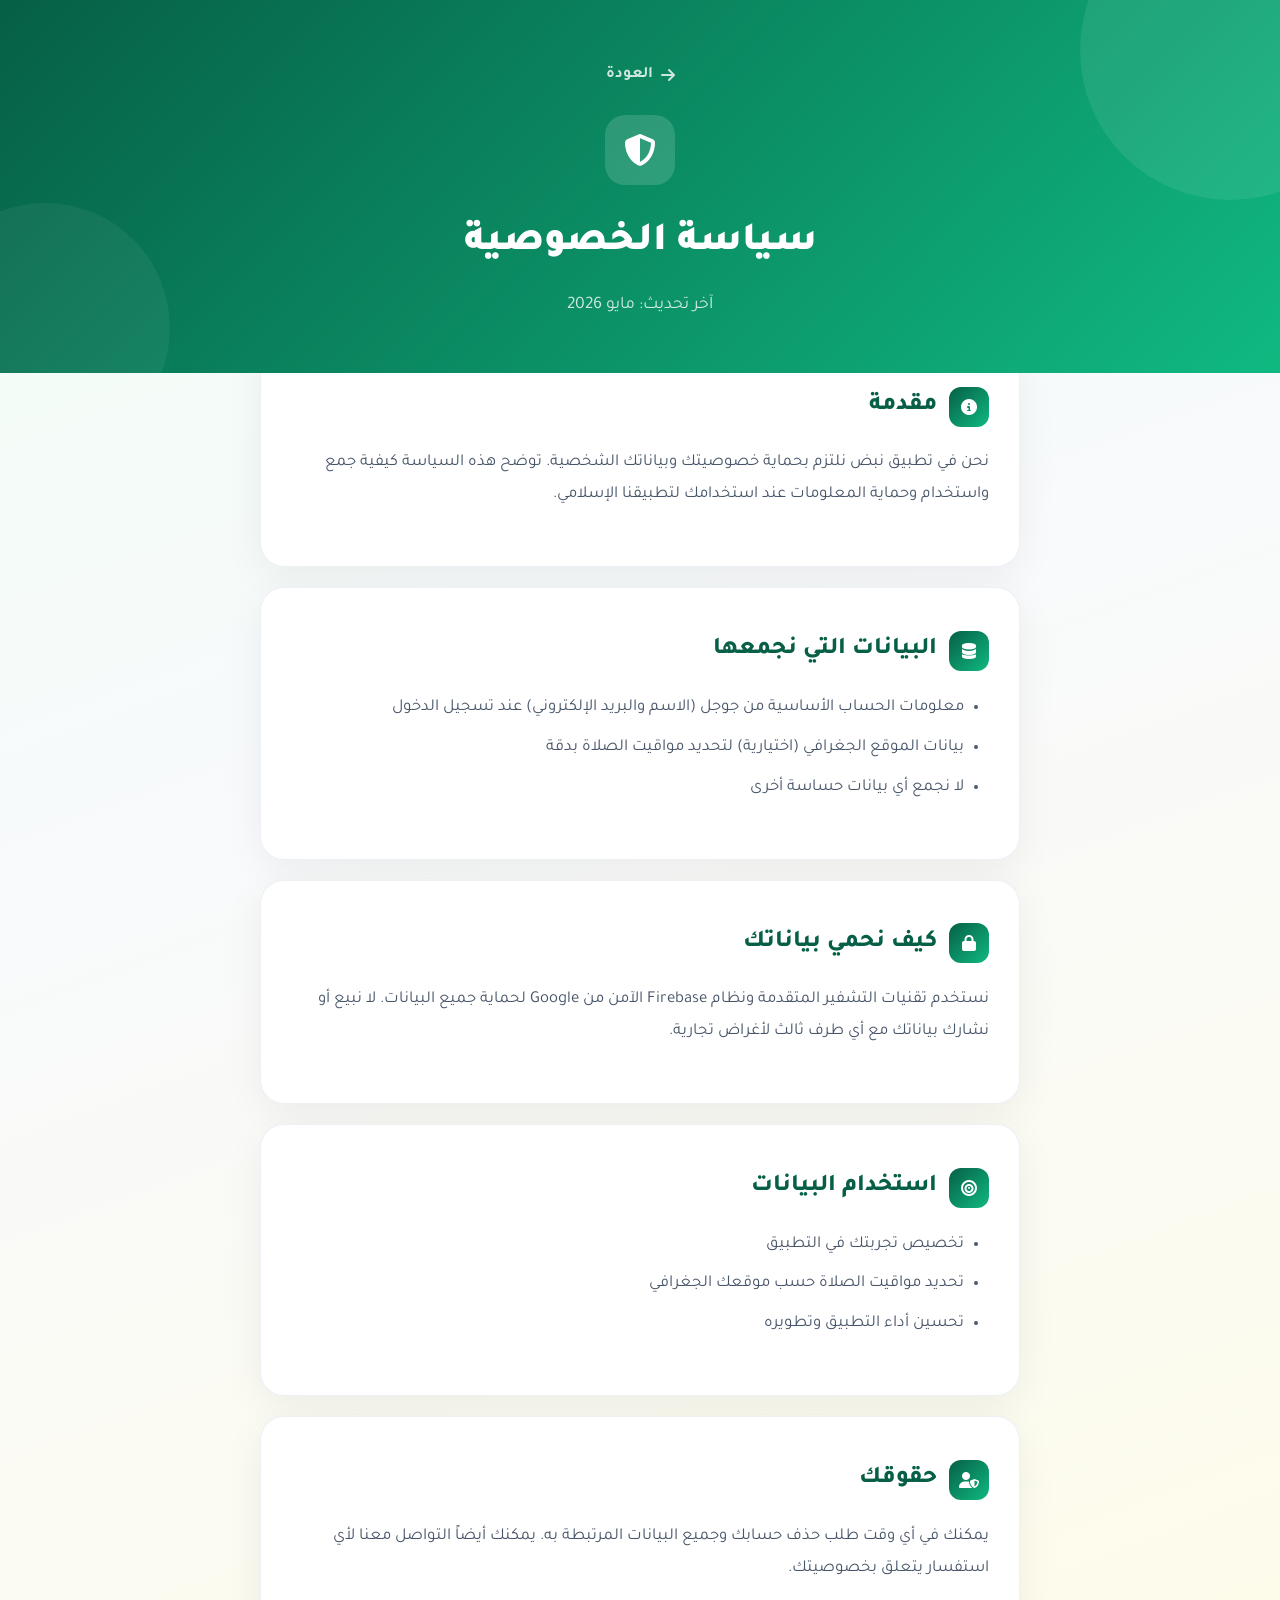
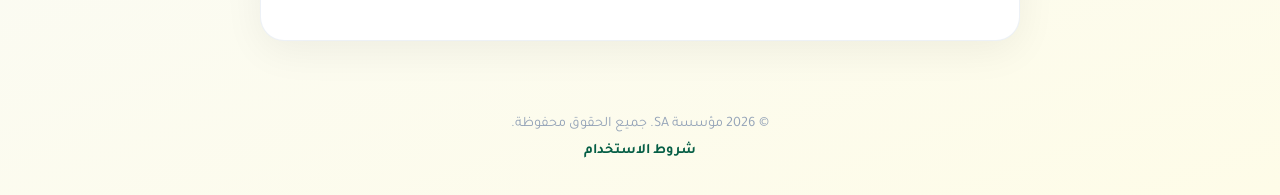
<file: privacy.html>
<!DOCTYPE html>
<html lang="ar" dir="rtl">
<head>
<meta charset="UTF-8">
<meta name="viewport" content="width=device-width, initial-scale=1.0, maximum-scale=1.0, user-scalable=no">
<title>سياسة الخصوصية | نبض - تطبيق المسلم الشامل</title>
<meta name="description" content="سياسة الخصوصية لتطبيق نبض الإسلامي. نحمي بياناتك ونحترم خصوصيتك بالكامل.">
<meta name="theme-color" content="#065f46">
<link rel="icon" type="image/jpeg" href="https://i.postimg.cc/x1BkxF6r/f930dee177700783a3a6aaff72711874.jpg">
<link href="https://fonts.googleapis.com/css2?family=Tajawal:wght@300;400;500;700;800;900&display=swap" rel="stylesheet">
<link rel="stylesheet" href="https://cdnjs.cloudflare.com/ajax/libs/font-awesome/6.4.0/css/all.min.css">
<style>
* { margin: 0; padding: 0; box-sizing: border-box; font-family: 'Tajawal', sans-serif; }
body {
background: linear-gradient(160deg, #f0fdf4 0%, #f8fafc 40%, #fefce8 100%);
color: #1e293b; line-height: 1.9; min-height: 100vh;
}
.hero {
background: linear-gradient(135deg, #065f46, #10b981);
padding: 60px 20px 50px; text-align: center; position: relative; overflow: hidden;
}
.hero::before {
content: ''; position: absolute; top: -100px; right: -100px;
width: 300px; height: 300px; background: rgba(255,255,255,0.08);
border-radius: 50%;
}
.hero::after {
content: ''; position: absolute; bottom: -80px; left: -80px;
width: 250px; height: 250px; background: rgba(255,255,255,0.05);
border-radius: 50%;
}
.back-link {
display: inline-flex; align-items: center; gap: 8px;
color: rgba(255,255,255,0.8); text-decoration: none; font-weight: 600;
font-size: 1rem; margin-bottom: 25px; transition: 0.3s;
position: relative; z-index: 1;
}
.back-link:hover { color: white; }
.hero-icon {
width: 70px; height: 70px; background: rgba(255,255,255,0.15);
border-radius: 20px; display: flex; align-items: center; justify-content: center;
margin: 0 auto 20px; font-size: 2rem; color: white;
backdrop-filter: blur(10px); -webkit-backdrop-filter: blur(10px);
}
.hero h1 { font-size: 2.5rem; font-weight: 900; color: white; margin-bottom: 8px; position: relative; z-index: 1; }
.hero p { color: rgba(255,255,255,0.8); font-size: 1.1rem; position: relative; z-index: 1; }
.content {
max-width: 800px; margin: -30px auto 40px; padding: 0 20px;
}
.card {
background: white; border-radius: 24px; padding: 40px 30px;
box-shadow: 0 10px 40px rgba(0,0,0,0.06); margin-bottom: 20px;
border: 1px solid rgba(226,232,240,0.6);
animation: fadeUp 0.6s ease-out;
}
@keyframes fadeUp { from { opacity: 0; transform: translateY(20px); } to { opacity: 1; transform: translateY(0); } }
.card h2 {
font-size: 1.5rem; font-weight: 800; color: #065f46; margin-bottom: 18px;
display: flex; align-items: center; gap: 12px;
}
.card h2 i {
width: 40px; height: 40px; background: linear-gradient(135deg, #065f46, #10b981);
border-radius: 12px; display: flex; align-items: center; justify-content: center;
color: white; font-size: 1rem;
}
.card p { margin-bottom: 15px; color: #475569; font-size: 1.05rem; }
.card ul { padding-right: 25px; margin-bottom: 15px; }
.card li { margin-bottom: 8px; color: #475569; font-size: 1.05rem; }
.footer-bar {
text-align: center; padding: 30px; color: #94a3b8; font-size: 0.9rem;
}
.footer-bar a { color: #065f46; text-decoration: none; font-weight: 700; }
@media (max-width: 768px) {
.hero { padding: 45px 20px 40px; }
.hero h1 { font-size: 1.8rem; }
.card { padding: 28px 20px; border-radius: 20px; }
.card h2 { font-size: 1.25rem; }
}
</style>
</head>
<body>
<div class="hero">
<a href="login.html" class="back-link"><i class="fas fa-arrow-right"></i> العودة</a>
<div class="hero-icon"><i class="fas fa-shield-halved"></i></div>
<h1>سياسة الخصوصية</h1>
<p>آخر تحديث: مايو 2026</p>
</div>
<div class="content">
<div class="card">
<h2><i class="fas fa-info-circle"></i> مقدمة</h2>
<p>نحن في تطبيق نبض نلتزم بحماية خصوصيتك وبياناتك الشخصية. توضح هذه السياسة كيفية جمع واستخدام وحماية المعلومات عند استخدامك لتطبيقنا الإسلامي.</p>
</div>
<div class="card">
<h2><i class="fas fa-database"></i> البيانات التي نجمعها</h2>
<ul>
<li>معلومات الحساب الأساسية من جوجل (الاسم والبريد الإلكتروني) عند تسجيل الدخول</li>
<li>بيانات الموقع الجغرافي (اختيارية) لتحديد مواقيت الصلاة بدقة</li>
<li>لا نجمع أي بيانات حساسة أخرى</li>
</ul>
</div>
<div class="card">
<h2><i class="fas fa-lock"></i> كيف نحمي بياناتك</h2>
<p>نستخدم تقنيات التشفير المتقدمة ونظام Firebase الآمن من Google لحماية جميع البيانات. لا نبيع أو نشارك بياناتك مع أي طرف ثالث لأغراض تجارية.</p>
</div>
<div class="card">
<h2><i class="fas fa-bullseye"></i> استخدام البيانات</h2>
<ul>
<li>تخصيص تجربتك في التطبيق</li>
<li>تحديد مواقيت الصلاة حسب موقعك الجغرافي</li>
<li>تحسين أداء التطبيق وتطويره</li>
</ul>
</div>
<div class="card">
<h2><i class="fas fa-user-shield"></i> حقوقك</h2>
<p>يمكنك في أي وقت طلب حذف حسابك وجميع البيانات المرتبطة به. يمكنك أيضاً التواصل معنا لأي استفسار يتعلق بخصوصيتك.</p>
</div>
</div>
<div class="footer-bar">
<p>© 2026 مؤسسة SA. جميع الحقوق محفوظة.</p>
<p><a href="terms.html">شروط الاستخدام</a></p>
</div>
</body>
</html>
</file>
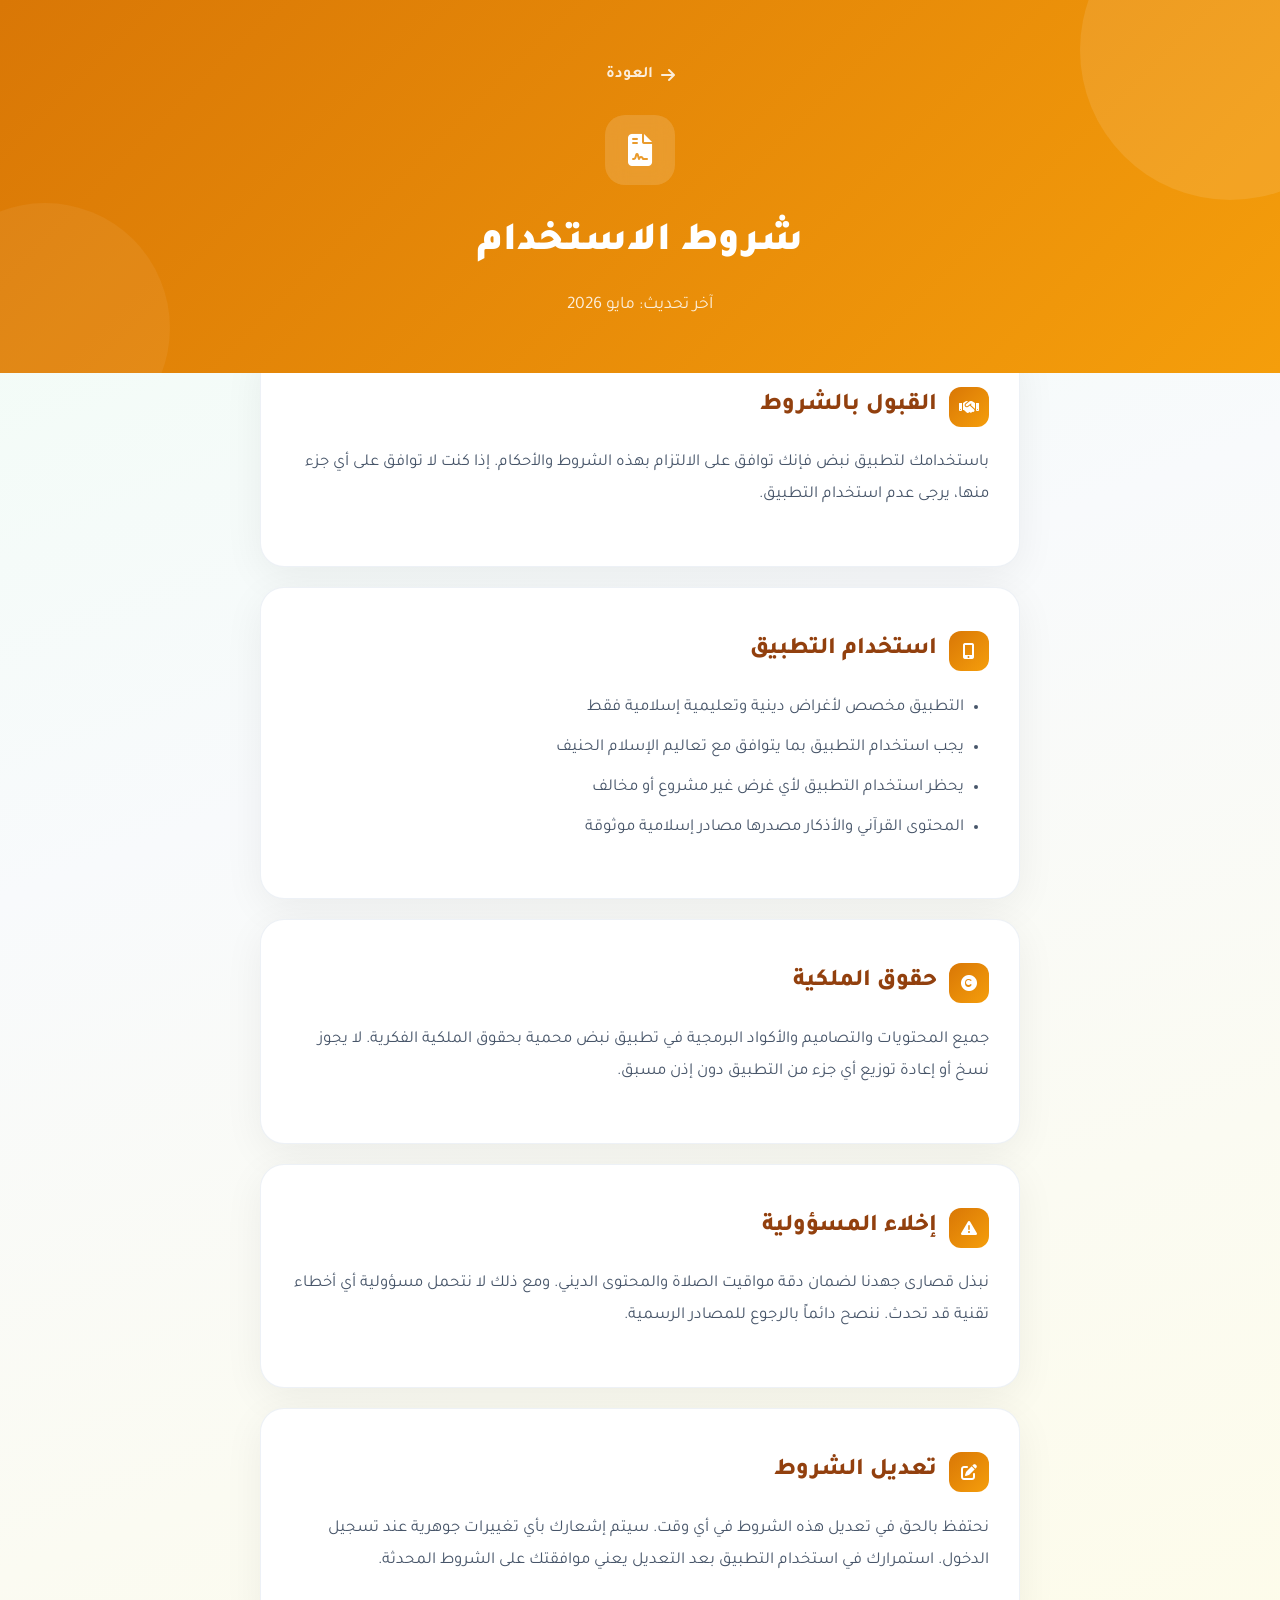
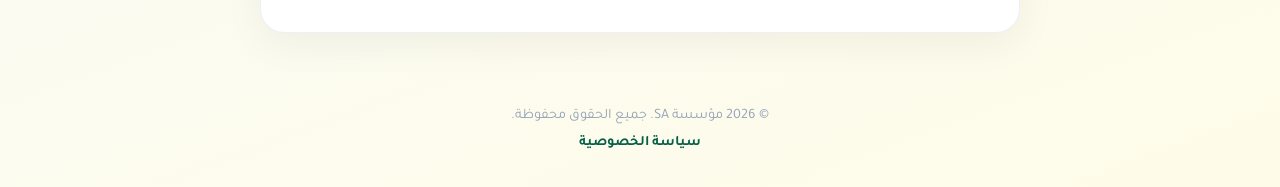
<file: terms.html>
<!DOCTYPE html>
<html lang="ar" dir="rtl">
<head>
<meta charset="UTF-8">
<meta name="viewport" content="width=device-width, initial-scale=1.0, maximum-scale=1.0, user-scalable=no">
<title>شروط الاستخدام | نبض - تطبيق المسلم الشامل</title>
<meta name="description" content="شروط استخدام تطبيق نبض الإسلامي. اقرأ القواعد والأحكام قبل استخدام التطبيق.">
<meta name="theme-color" content="#065f46">
<link rel="icon" type="image/jpeg" href="https://i.postimg.cc/x1BkxF6r/f930dee177700783a3a6aaff72711874.jpg">
<link href="https://fonts.googleapis.com/css2?family=Tajawal:wght@300;400;500;700;800;900&display=swap" rel="stylesheet">
<link rel="stylesheet" href="https://cdnjs.cloudflare.com/ajax/libs/font-awesome/6.4.0/css/all.min.css">
<style>
* { margin: 0; padding: 0; box-sizing: border-box; font-family: 'Tajawal', sans-serif; }
body {
background: linear-gradient(160deg, #f0fdf4 0%, #f8fafc 40%, #fefce8 100%);
color: #1e293b; line-height: 1.9; min-height: 100vh;
}
.hero {
background: linear-gradient(135deg, #d97706, #f59e0b);
padding: 60px 20px 50px; text-align: center; position: relative; overflow: hidden;
}
.hero::before {
content: ''; position: absolute; top: -100px; right: -100px;
width: 300px; height: 300px; background: rgba(255,255,255,0.1);
border-radius: 50%;
}
.hero::after {
content: ''; position: absolute; bottom: -80px; left: -80px;
width: 250px; height: 250px; background: rgba(255,255,255,0.06);
border-radius: 50%;
}
.back-link {
display: inline-flex; align-items: center; gap: 8px;
color: rgba(255,255,255,0.85); text-decoration: none; font-weight: 600;
font-size: 1rem; margin-bottom: 25px; transition: 0.3s;
position: relative; z-index: 1;
}
.back-link:hover { color: white; }
.hero-icon {
width: 70px; height: 70px; background: rgba(255,255,255,0.15);
border-radius: 20px; display: flex; align-items: center; justify-content: center;
margin: 0 auto 20px; font-size: 2rem; color: white;
backdrop-filter: blur(10px); -webkit-backdrop-filter: blur(10px);
}
.hero h1 { font-size: 2.5rem; font-weight: 900; color: white; margin-bottom: 8px; position: relative; z-index: 1; }
.hero p { color: rgba(255,255,255,0.85); font-size: 1.1rem; position: relative; z-index: 1; }
.content { max-width: 800px; margin: -30px auto 40px; padding: 0 20px; }
.card {
background: white; border-radius: 24px; padding: 40px 30px;
box-shadow: 0 10px 40px rgba(0,0,0,0.06); margin-bottom: 20px;
border: 1px solid rgba(226,232,240,0.6);
animation: fadeUp 0.6s ease-out;
}
@keyframes fadeUp { from { opacity: 0; transform: translateY(20px); } to { opacity: 1; transform: translateY(0); } }
.card h2 {
font-size: 1.5rem; font-weight: 800; color: #92400e; margin-bottom: 18px;
display: flex; align-items: center; gap: 12px;
}
.card h2 i {
width: 40px; height: 40px; background: linear-gradient(135deg, #d97706, #f59e0b);
border-radius: 12px; display: flex; align-items: center; justify-content: center;
color: white; font-size: 1rem;
}
.card p { margin-bottom: 15px; color: #475569; font-size: 1.05rem; }
.card ul { padding-right: 25px; margin-bottom: 15px; }
.card li { margin-bottom: 8px; color: #475569; font-size: 1.05rem; }
.footer-bar { text-align: center; padding: 30px; color: #94a3b8; font-size: 0.9rem; }
.footer-bar a { color: #065f46; text-decoration: none; font-weight: 700; }
@media (max-width: 768px) {
.hero { padding: 45px 20px 40px; }
.hero h1 { font-size: 1.8rem; }
.card { padding: 28px 20px; border-radius: 20px; }
.card h2 { font-size: 1.25rem; }
}
</style>
</head>
<body>
<div class="hero">
<a href="login.html" class="back-link"><i class="fas fa-arrow-right"></i> العودة</a>
<div class="hero-icon"><i class="fas fa-file-contract"></i></div>
<h1>شروط الاستخدام</h1>
<p>آخر تحديث: مايو 2026</p>
</div>
<div class="content">
<div class="card">
<h2><i class="fas fa-handshake"></i> القبول بالشروط</h2>
<p>باستخدامك لتطبيق نبض فإنك توافق على الالتزام بهذه الشروط والأحكام. إذا كنت لا توافق على أي جزء منها، يرجى عدم استخدام التطبيق.</p>
</div>
<div class="card">
<h2><i class="fas fa-mobile-screen-button"></i> استخدام التطبيق</h2>
<ul>
<li>التطبيق مخصص لأغراض دينية وتعليمية إسلامية فقط</li>
<li>يجب استخدام التطبيق بما يتوافق مع تعاليم الإسلام الحنيف</li>
<li>يحظر استخدام التطبيق لأي غرض غير مشروع أو مخالف</li>
<li>المحتوى القرآني والأذكار مصدرها مصادر إسلامية موثوقة</li>
</ul>
</div>
<div class="card">
<h2><i class="fas fa-copyright"></i> حقوق الملكية</h2>
<p>جميع المحتويات والتصاميم والأكواد البرمجية في تطبيق نبض محمية بحقوق الملكية الفكرية. لا يجوز نسخ أو إعادة توزيع أي جزء من التطبيق دون إذن مسبق.</p>
</div>
<div class="card">
<h2><i class="fas fa-triangle-exclamation"></i> إخلاء المسؤولية</h2>
<p>نبذل قصارى جهدنا لضمان دقة مواقيت الصلاة والمحتوى الديني. ومع ذلك لا نتحمل مسؤولية أي أخطاء تقنية قد تحدث. ننصح دائماً بالرجوع للمصادر الرسمية.</p>
</div>
<div class="card">
<h2><i class="fas fa-pen-to-square"></i> تعديل الشروط</h2>
<p>نحتفظ بالحق في تعديل هذه الشروط في أي وقت. سيتم إشعارك بأي تغييرات جوهرية عند تسجيل الدخول. استمرارك في استخدام التطبيق بعد التعديل يعني موافقتك على الشروط المحدثة.</p>
</div>
</div>
<div class="footer-bar">
<p>© 2026 مؤسسة SA. جميع الحقوق محفوظة.</p>
<p><a href="privacy.html">سياسة الخصوصية</a></p>
</div>
</body>
</html>
</file>
